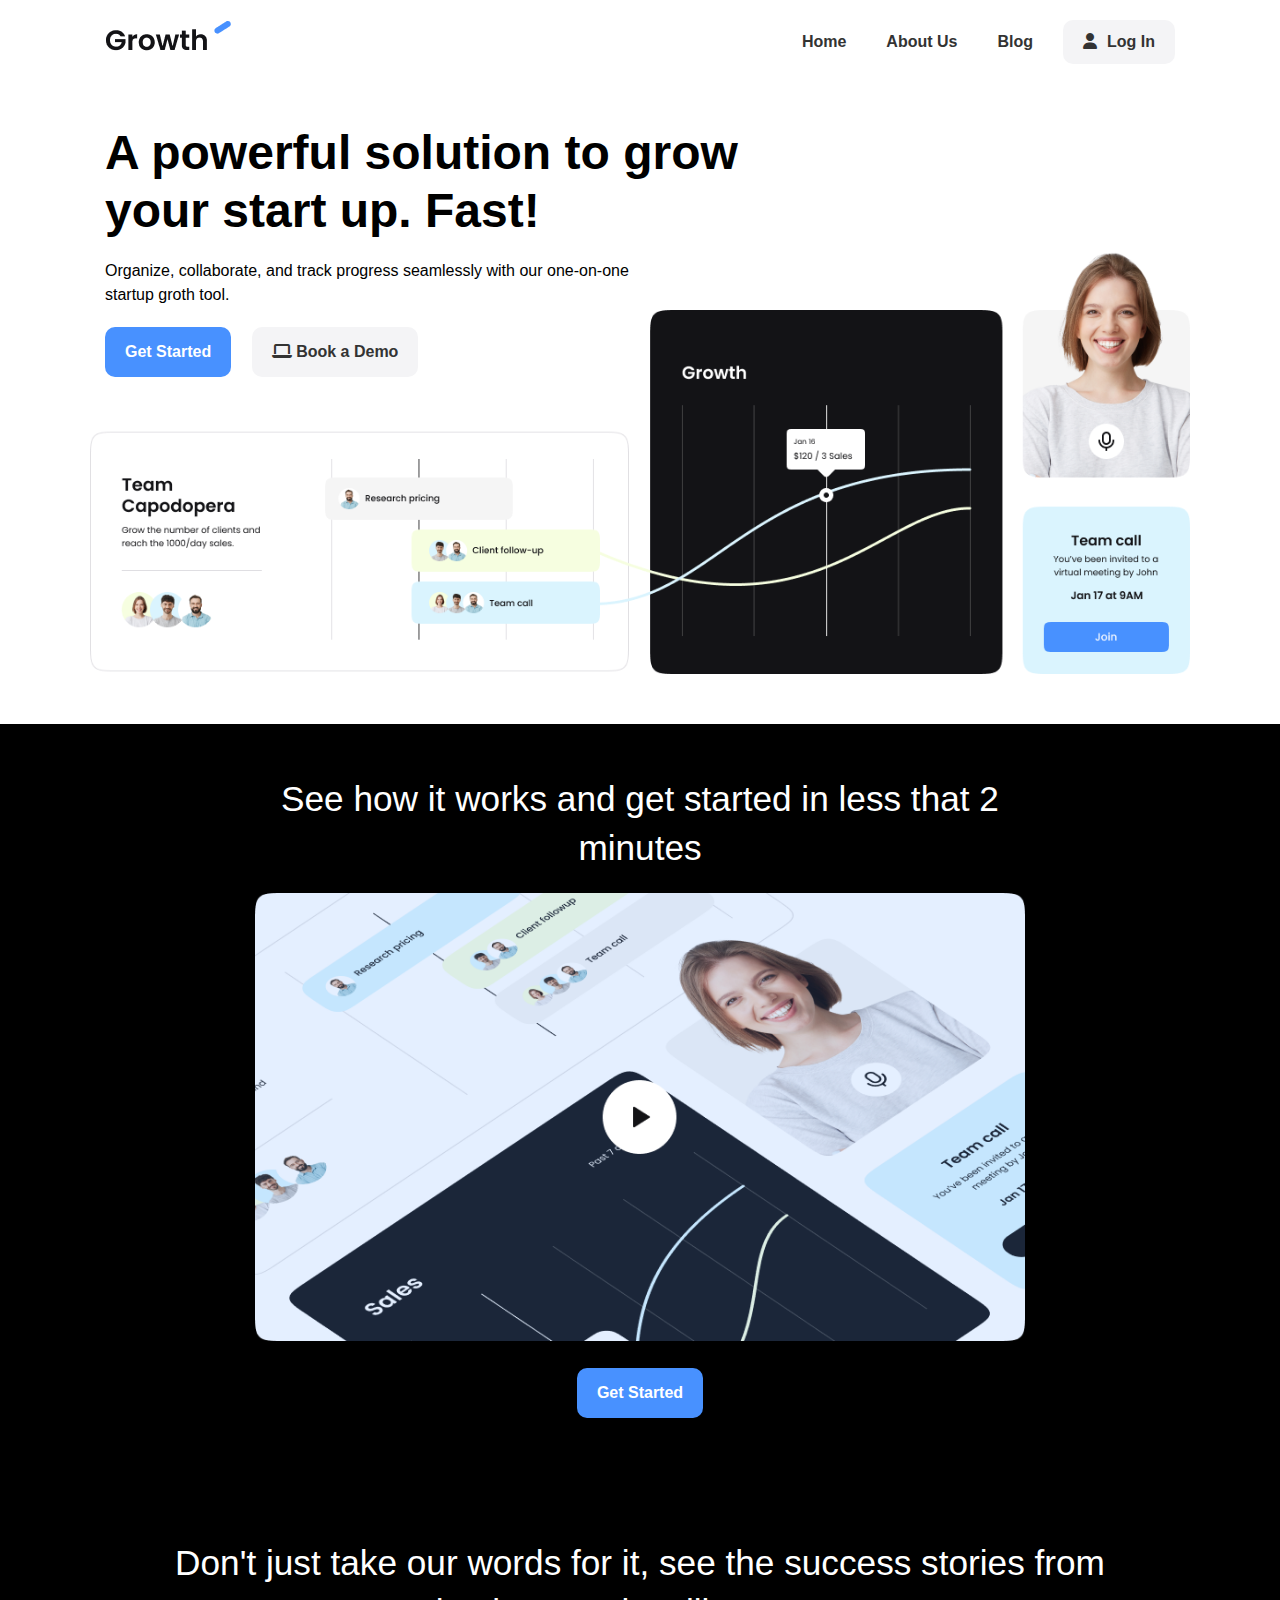
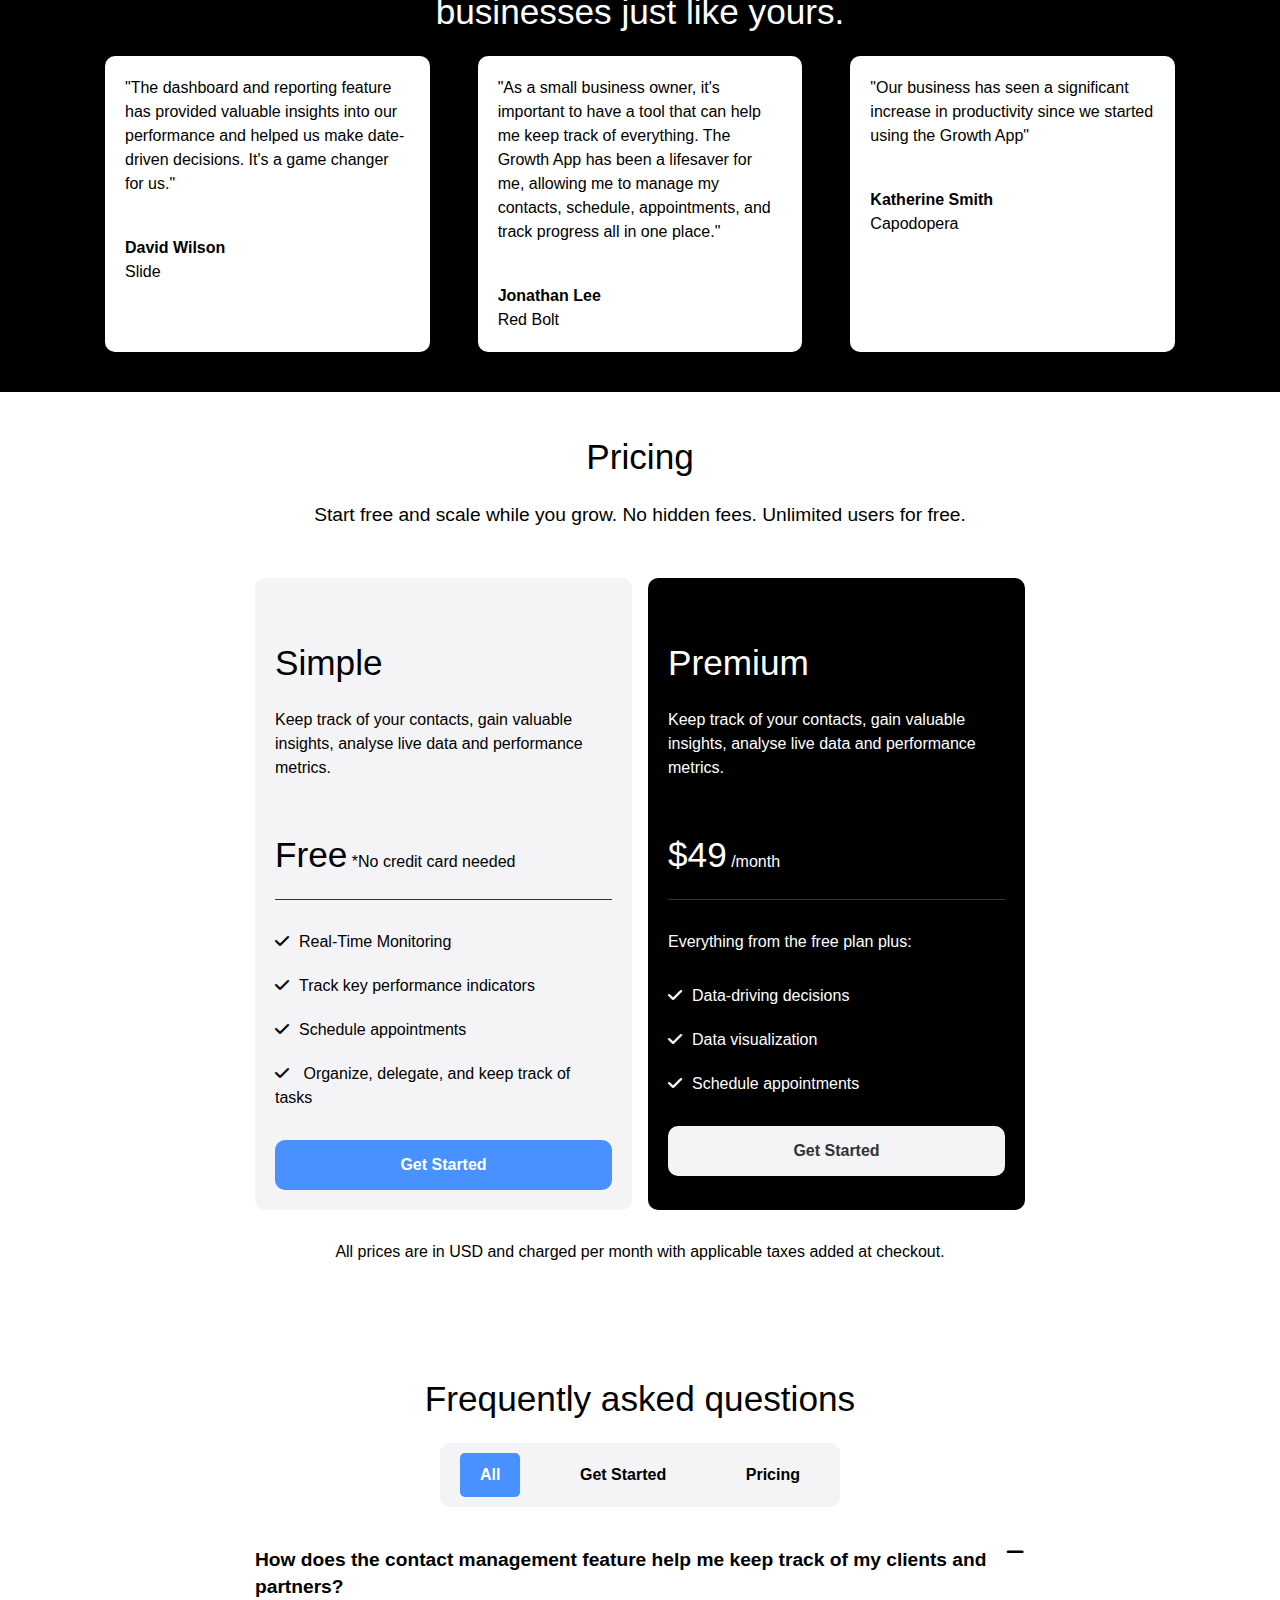
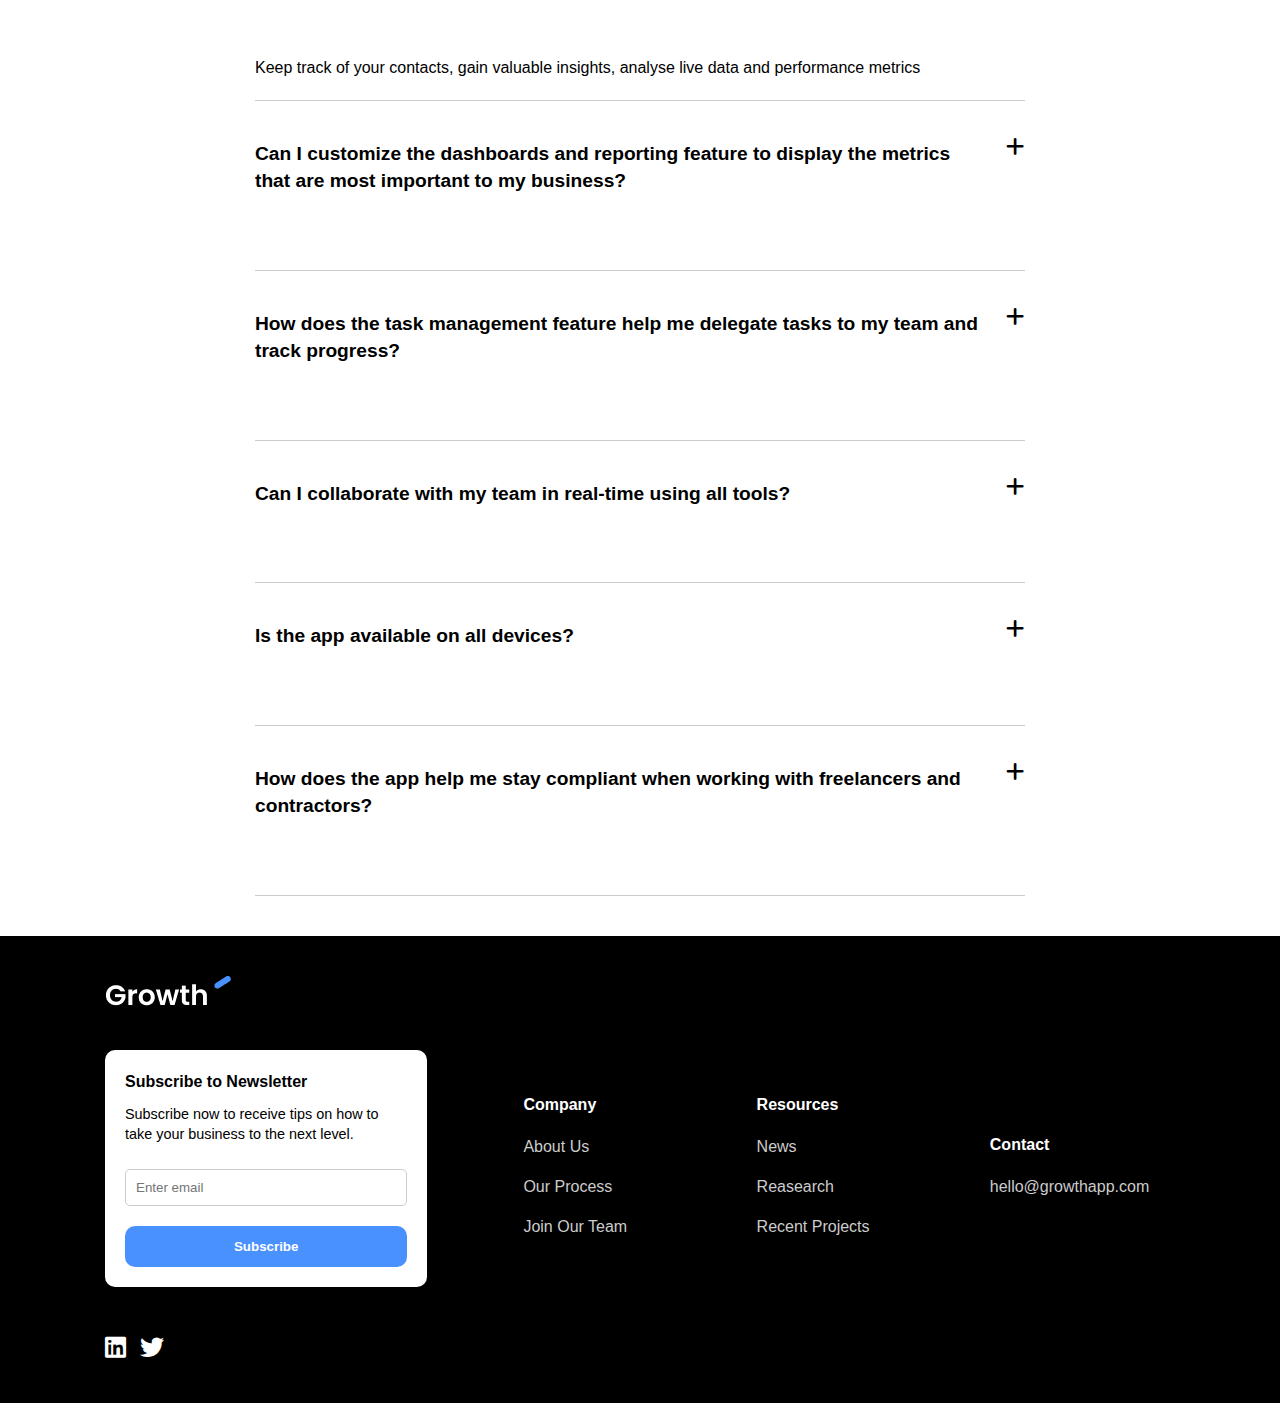
<file: index.html>
<!DOCTYPE html>
<html lang="en">
  <head>
    <meta charset="UTF-8" />
    <meta name="viewport" content="width=device-width, initial-scale=1.0" />

    <link rel="stylesheet" href="styles/css/main.css" />
    <link rel="stylesheet" href="/styles/css/all.css" />
    <link rel="shortcut icon" href="images/favicon.ico" type="image/x-icon" />

    <title>Growth App</title>
  </head>
  <body>
    <nav class="navbar">
      <div class="container">
        <div class="logo">
          <a href="index.html"><img src="images/logo.png" alt="logo" /></a>
        </div>

        <div class="main-menu">
          <ul>
            <li><a href="index.html">Home</a></li>
            <li><a href="#">About Us</a></li>
            <li><a href="#">Blog</a></li>
            <li>
              <a class="btn btn-light" href="login.html"
                ><i class="fas fa-user"></i>Log In</a
              >
            </li>
          </ul>
        </div>

        <!-- Hamburger Button -->
        <button class="hamburger-button">
          <div class="hamburger-line"></div>
          <div class="hamburger-line"></div>
          <div class="hamburger-line"></div>
        </button>
        <div class="mobile-menu">
          <ul>
            <li><a href="index.html">Home</a></li>
            <li><a href="#">About Us</a></li>
            <li><a href="#">Blog</a></li>
            <li>
              <a class="btn btn-block" href="login.html"
                ><i class="fas fa-user"></i>Log In</a
              >
            </li>
          </ul>
        </div>
      </div>
    </nav>

    <!-- Hero Section -->
    <section class="hero">
      <div class="container">
        <div class="hero-content">
          <h1 class="hero-heading text-xxl">
            A powerful solution to grow your start up. Fast!
          </h1>
          <p class="hero-text">
            Organize, collaborate, and track progress seamlessly with our
            one-on-one startup groth tool.
          </p>
          <div class="hero-buttons">
            <a href="login.html" class="btn btn-primary">Get Started</a>
            <a href="#" class="btn"
              ><i class="fas fa-laptop"></i> Book a Demo</a
            >
          </div>
        </div>
      </div>
    </section>

    <!-- Video Section -->
    <section class="video bg-black">
      <div class="container-sm">
        <h2 class="video-heading text-xl text-center">
          See how it works and get started in less that 2 minutes
        </h2>
        <div class="video-content">
          <a href="#">
            <img
              src="images/video-preview.png"
              alt="video"
              class="video-preview"
            />
          </a>
          <a href="login.html" class="btn btn-primary">Get Started</a>
        </div>
      </div>
    </section>

    <!-- Testimonials -->
    <section class="testimonials bg-black">
      <div class="container">
        <h3 class="testimonials-heading text-center text-xl">
          Don't just take our words for it, see the success stories from
          businesses just like yours.
        </h3>

        <div class="testimonials-grid">
          <div class="card">
            <p>
              "The dashboard and reporting feature has provided valuable
              insights into our performance and helped us make date-driven
              decisions. It's a game changer for us."
            </p>
            <p>David Wilson</p>
            <p>Slide</p>
          </div>

          <div class="card">
            <p>
              "As a small business owner, it's important to have a tool that can
              help me keep track of everything. The Growth App has been a
              lifesaver for me, allowing me to manage my contacts, schedule,
              appointments, and track progress all in one place."
            </p>
            <p>Jonathan Lee</p>
            <p>Red Bolt</p>
          </div>

          <div class="card">
            <p>
              "Our business has seen a significant increase in productivity
              since we started using the Growth App"
            </p>
            <p>Katherine Smith</p>
            <p>Capodopera</p>
          </div>
        </div>
      </div>
    </section>

    <!-- Pricing -->
    <section class="pricing">
      <div class="container-sm">
        <h3 class="pricing-heading text-xl text-center">Pricing</h3>
        <p class="pricing-subheading text-md text-center">
          Start free and scale while you grow. No hidden fees. Unlimited users
          for free.
        </p>
        <div class="pricing-grid">
          <!-- Pricing Card 1  -->
          <div class="card bg-light">
            <div class="pricing-card-header">
              <h4 class="pricing-heading text-xl">Simple</h4>
              <p class="pricing-card-subheading">
                Keep track of your contacts, gain valuable insights, analyse
                live data and performance metrics.
              </p>
              <p class="pricing-card-price">
                <span class="text-xl">Free</span> *No credit card needed
              </p>
            </div>

            <div class="pricing-card-body">
              <ul>
                <li><i class="fas fa-check"></i>Real-Time Monitoring</li>
                <li>
                  <i class="fas fa-check"></i>Track key performance indicators
                </li>
                <li><i class="fas fa-check"></i>Schedule appointments</li>
                <li>
                  <i class="fas fa-check"> </i> Organize, delegate, and keep
                  track of tasks
                </li>
              </ul>
              <a href="login.html" class="btn btn-primary btn-block"
                >Get Started</a
              >
            </div>
          </div>

          <!-- Pricing Card 2  -->
          <div class="card bg-black">
            <div class="pricing-card-header">
              <h4 class="pricing-heading text-xl">Premium</h4>
              <p class="pricing-card-subheading">
                Keep track of your contacts, gain valuable insights, analyse
                live data and performance metrics.
              </p>
              <p class="pricing-card-price">
                <span class="text-xl">$49</span> /month
              </p>
            </div>

            <div class="pricing-card-body">
              <p>Everything from the free plan plus:</p>
              <ul>
                <li><i class="fas fa-check"></i>Data-driving decisions</li>
                <li><i class="fas fa-check"></i>Data visualization</li>
                <li><i class="fas fa-check"></i>Schedule appointments</li>
              </ul>
              <a href="login.html" class="btn btn-light btn-block"
                >Get Started</a
              >
            </div>
          </div>
        </div>
        <p class="pricing-footer text-center">
          All prices are in USD and charged per month with applicable taxes
          added at checkout.
        </p>
      </div>
    </section>

    <!-- FAQ -->
    <section class="faq">
      <div class="container-sm">
        <h3 class="text-xl text-center">Frequently asked questions</h3>
        <ul class="faq-menu">
          <li class="lead">All</li>
          <li>Get Started</li>
          <li>Pricing</li>
        </ul>
        <div class="faq-content">
          <div class="faq-group">
            <div class="faq-group-header">
              <h4 class="text-md">
                How does the contact management feature help me keep track of my
                clients and partners?
              </h4>
              <i class="fas fa-minus"></i>
            </div>
            <div class="faq-group-body open">
              <p>
                Keep track of your contacts, gain valuable insights, analyse
                live data and performance metrics
              </p>
            </div>
          </div>

          <div class="faq-group">
            <div class="faq-group-header">
              <h4 class="text-md">
                Can I customize the dashboards and reporting feature to display
                the metrics that are most important to my business?
              </h4>
              <i class="fas fa-plus"></i>
            </div>
            <div class="faq-group-body">
              <p>
                Lorem, ipsum dolor sit amet consectetur adipisicing elit. Ad
                culpa enim blanditiis rem ipsum aliquam, unde iste fugit
                praesentium eos?
              </p>
            </div>
          </div>

          <div class="faq-group">
            <div class="faq-group-header">
              <h4 class="text-md">
                How does the task management feature help me delegate tasks to
                my team and track progress?
              </h4>
              <i class="fas fa-plus"></i>
            </div>
            <div class="faq-group-body">
              <p>
                Lorem ipsum dolor sit amet, consectetur adipisicing elit.
                Incidunt, a! Quaerat, voluptatum. Animi molestias ex quasi
                explicabo minima perferendis commodi.
              </p>
            </div>
          </div>

          <div class="faq-group">
            <div class="faq-group-header">
              <h4 class="text-md">
                Can I collaborate with my team in real-time using all tools?
              </h4>
              <i class="fas fa-plus"></i>
            </div>
            <div class="faq-group-body">
              <p>
                Lorem, ipsum dolor sit amet consectetur adipisicing elit.
                Obcaecati doloremque assumenda aut dolorem recusandae quibusdam
                aliquid. Repellat animi quam vitae.
              </p>
            </div>
          </div>

          <div class="faq-group">
            <div class="faq-group-header">
              <h4 class="text-md">Is the app available on all devices?</h4>
              <i class="fas fa-plus"></i>
            </div>
            <div class="faq-group-body">
              <p>
                Lorem, ipsum dolor sit amet consectetur adipisicing elit.
                Obcaecati doloremque assumenda aut dolorem recusandae quibusdam
                aliquid. Repellat animi quam vitae.
              </p>
            </div>
          </div>

          <div class="faq-group">
            <div class="faq-group-header">
              <h4 class="text-md">
                How does the app help me stay compliant when working with
                freelancers and contractors?
              </h4>
              <i class="fas fa-plus"></i>
            </div>
            <div class="faq-group-body">
              <p>
                Lorem, ipsum dolor sit amet consectetur adipisicing elit.
                Obcaecati doloremque assumenda aut dolorem recusandae quibusdam
                aliquid. Repellat animi quam vitae.
              </p>
            </div>
          </div>
        </div>
      </div>
    </section>

    <!-- Footer -->
    <footer class="footer bg-black">
      <div class="container">
        <div class="footer-grid">
          <div class="footer-newsletter">
            <a href="index.html">
              <img src="/images/logo-white.png" alt="logo" />
            </a>
            <div class="card">
              <h4>Subscribe to Newsletter</h4>
              <p class="text-sm">
                Subscribe now to receive tips on how to take your business to
                the next level.
              </p>
              <form action="POST">
                <input type="email" id="email" placeholder="Enter email" />
                <button type="submit" class="btn btn-primary btn-block">
                  Subscribe
                </button>
              </form>
            </div>
            <i class="fab fa-linkedin"></i>
            <i class="fab fa-twitter"></i>
          </div>
          <div>
            <h4>Company</h4>
            <ul>
              <li><a href="#">About Us</a></li>
              <li><a href="#">Our Process</a></li>
              <li><a href="#">Join Our Team</a></li>
            </ul>
          </div>
          <div>
            <h4>Resources</h4>
            <ul>
              <li><a href="#">News</a></li>
              <li><a href="#">Reasearch</a></li>
              <li><a href="#">Recent Projects</a></li>
            </ul>
          </div>
          <div>
            <h4>Contact</h4>
            <ul>
              <li><a href="#">hello@growthapp.com</a></li>
            </ul>
          </div>
        </div>
      </div>
    </footer>
    <script src="js/main.js"></script>
  </body>
</html>
</file>
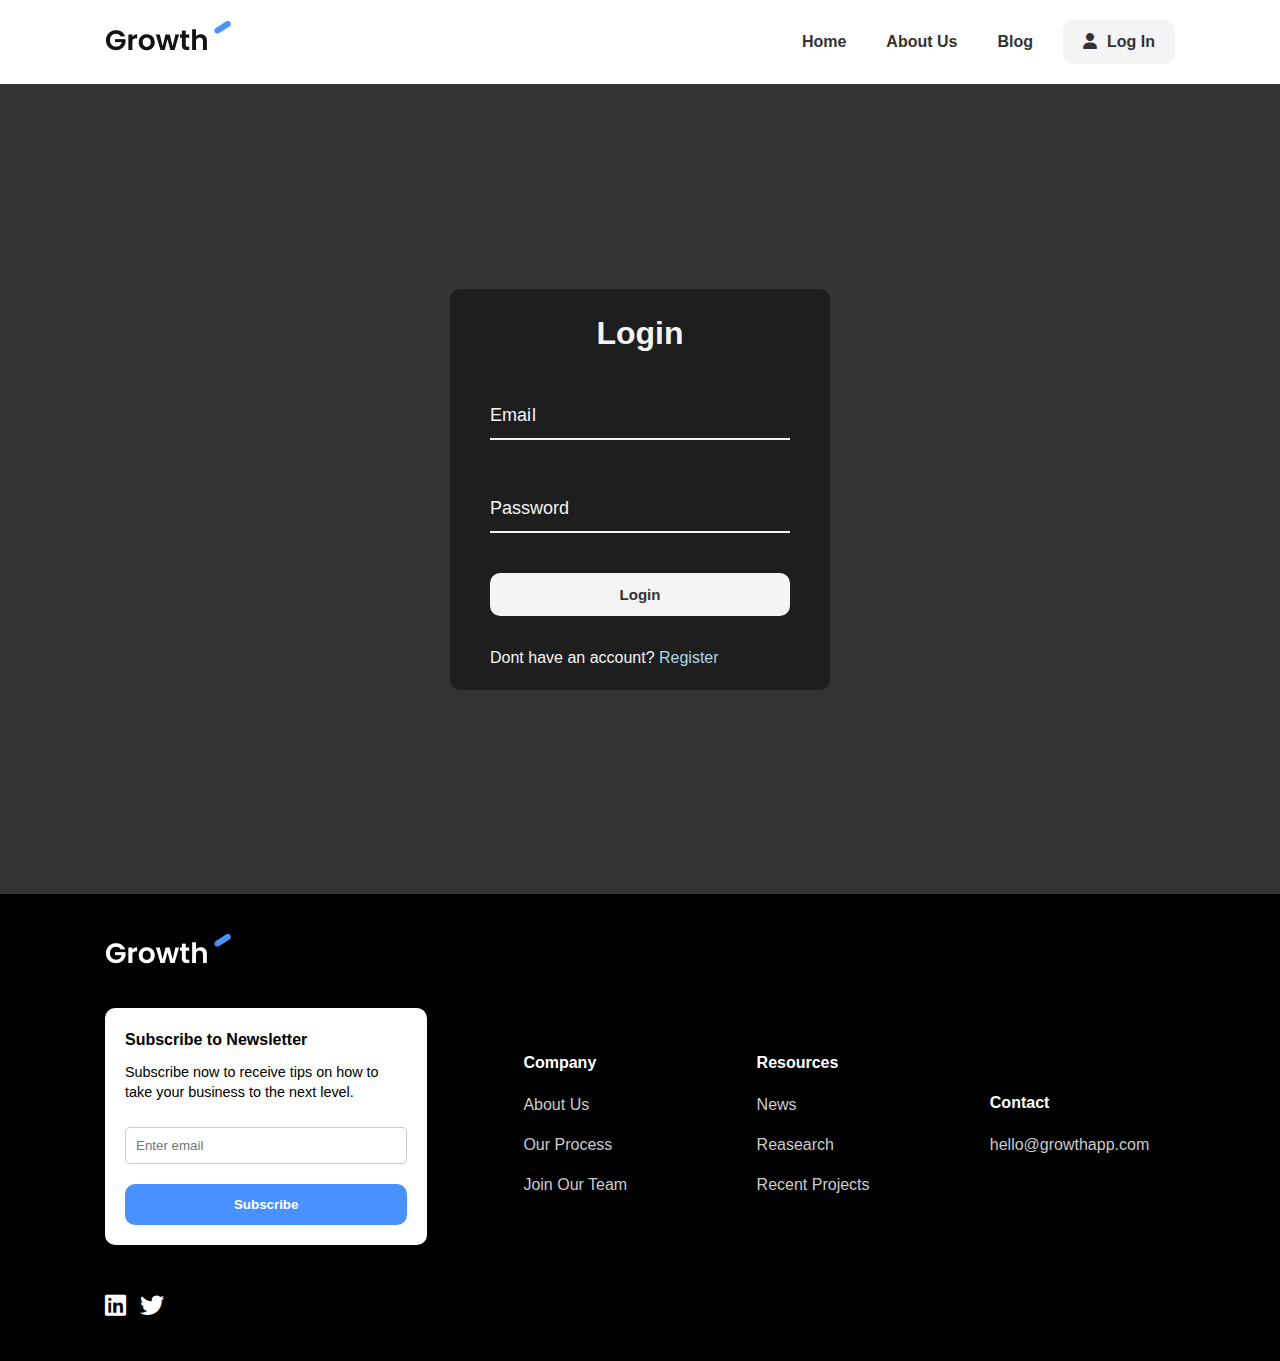
<file: login.html>
<!DOCTYPE html>
<html lang="en">
  <head>
    <meta charset="UTF-8" />
    <meta name="viewport" content="width=device-width, initial-scale=1.0" />

    <link rel="stylesheet" href="styles/css/main.css" />
    <link rel="stylesheet" href="/styles/css/all.css" />
    <link rel="shortcut icon" href="images/favicon.ico" type="image/x-icon" />

    <title>Growth App | Login</title>
  </head>
  <body>
    <nav class="navbar">
      <div class="container">
        <div class="logo">
          <a href="index.html"><img src="images/logo.png" alt="logo" /></a>
        </div>

        <div class="main-menu">
          <ul>
            <li><a href="index.html">Home</a></li>
            <li><a href="#">About Us</a></li>
            <li><a href="#">Blog</a></li>
            <li>
              <a class="btn btn-light" href="login.html"
                ><i class="fas fa-user"></i>Log In</a
              >
            </li>
          </ul>
        </div>

        <!-- Hamburger Button -->
        <button class="hamburger-button">
          <div class="hamburger-line"></div>
          <div class="hamburger-line"></div>
          <div class="hamburger-line"></div>
        </button>
        <div class="mobile-menu">
          <ul>
            <li><a href="index.html">Home</a></li>
            <li><a href="#">About Us</a></li>
            <li><a href="#">Blog</a></li>
            <li>
              <a class="btn btn-block" href="login.html"
                ><i class="fas fa-user"></i>Log In</a
              >
            </li>
          </ul>
        </div>
      </div>
    </nav>

    <!-- login section -->
    <section id="login">
      <div class="wrapper">
        <h1>Login</h1>
        <form action="">
          <div class="form-control">
            <input type="email" required />
            <label for="">Email</label>
            <!-- <label for="">
              <span style="transition-delay: 0ms">E</span>
              <span style="transition-delay: 50ms">m</span>
              <span style="transition-delay: 100ms">a</span>
              <span style="transition-delay: 150ms">i</span>
              <span style="transition-delay: 200ms">l</span>
            </label> -->
          </div>

          <div class="form-control">
            <input type="password" required />
            <label for="">Password</label>
          </div>

          <button class="btn">Login</button>

          <p class="text">Dont have an account? <a href="#">Register</a></p>
        </form>
      </div>
    </section>

    <!-- Footer -->
    <footer class="footer bg-black">
      <div class="container">
        <div class="footer-grid">
          <div class="footer-newsletter">
            <a href="index.html">
              <img src="/images/logo-white.png" alt="logo" />
            </a>
            <div class="card">
              <h4>Subscribe to Newsletter</h4>
              <p class="text-sm">
                Subscribe now to receive tips on how to take your business to
                the next level.
              </p>
              <form action="POST">
                <input type="email" id="email" placeholder="Enter email" />
                <button type="submit" class="btn btn-primary btn-block">
                  Subscribe
                </button>
              </form>
            </div>
            <i class="fab fa-linkedin"></i>
            <i class="fab fa-twitter"></i>
          </div>
          <div>
            <h4>Company</h4>
            <ul>
              <li><a href="#">About Us</a></li>
              <li><a href="#">Our Process</a></li>
              <li><a href="#">Join Our Team</a></li>
            </ul>
          </div>
          <div>
            <h4>Resources</h4>
            <ul>
              <li><a href="#">News</a></li>
              <li><a href="#">Reasearch</a></li>
              <li><a href="#">Recent Projects</a></li>
            </ul>
          </div>
          <div>
            <h4>Contact</h4>
            <ul>
              <li><a href="#">hello@growthapp.com</a></li>
            </ul>
          </div>
        </div>
      </div>
    </footer>
    <script src="js/main.js"></script>
    <script src="js/main2.js"></script>
  </body>
</html>
</file>
<file: styles/css/main.css>
/* Document Reset */
* {
  padding: 0;
  margin: 0;
  box-sizing: border-box;
}

::-webkit-scrollbar {
  width: 8px;
}

/* Handle */
::-webkit-scrollbar-thumb {
  background-color: #888;
  border-radius: 6px;
}

/* Handle on hover */
::-webkit-scrollbar-thumb:hover {
  background-color: #555;
}

:root {
  --primary-color: #4891ff;
  --dark-color: #111;
  --light-color: #f4f4f6;
}

/* Global Style */
body {
  font-family: 'Poppins', sans-serif;
  font-size: 16px;
  line-height: 1.5;
  background: #fff;
  overflow-x: hidden;
}

ul {
  list-style: none;
}

a {
  text-decoration: none;
  color: #333;
}

img {
  max-width: 100%;
}

/* Navbar */
.navbar {
  background: #fff;
  padding: 20px;
}

.navbar .container {
  display: flex;
  justify-content: space-between;
  align-items: center;
}

.navbar .main-menu ul {
  display: flex;
}

.navbar ul li a {
  padding: 10px 20px;
  display: block;
  font-weight: 600;
  transition: 0.5s;
}

.navbar .main-menu ul li a:hover {
  color: var(--primary-color);
}

.navbar ul li a i {
  margin-right: 10px;
}

.navbar ul li:last-child a {
  margin-left: 10px;
}

/* Hero Style */
.hero {
  margin-bottom: 50px;
}

.hero .container {
  background: url('../../images/hero-bg.png') no-repeat center bottom/contain;
  height: 550px;
}

.hero .hero-content {
  width: 70%;
}

.hero-text {
  width: 70%;
  margin-bottom: 20px;
}

.hero-buttons .btn {
  margin-right: 1rem;
}

/* Video */
.video {
  padding: 10px 0 40px;
}

.video-content {
  display: flex;
  flex-direction: column;
  align-items: center;
}

.video-preview {
  margin-bottom: 20px;
}

/* Testimonials */
.testimonials {
  padding: 40px 0;
}

.testimonials .card p:nth-child(2) {
  margin-top: 2.5rem;
  font-weight: 700;
}

.testimonials-heading {
  width: 100%;
  margin-bottom: 40px;
}

.testimonials-grid {
  display: grid;
  grid-template-columns: repeat(3, 1fr);
  gap: 3rem;
}

/* Pricing */
.pricing-grid {
  display: grid;
  grid-template-columns: repeat(2, 1fr);
  gap: 1rem;
  margin-top: 50px;
}

.pricing-card-subheading {
  margin-bottom: 30px;
}

.pricing-card-price {
  margin-bottom: 30px;
  padding: 20px 0;
  border-bottom: 1px solid #333;
}

.pricing ul {
  margin: 30px 0;
}

.pricing ul li {
  margin-bottom: 20px;
}

.pricing ul li i {
  margin-right: 10px;
}

.pricing-footer {
  margin: 30px 0;
}

/* FAQ */
.faq {
  padding: 40px 0;
}

.faq-group {
  border-bottom: 1px solid #ccc;
  padding-bottom: 20px;
}

.faq-group-header {
  padding: 20px 0;
  margin-bottom: 15px;
  position: relative;
}

.faq-group-header h4 {
  font-weight: 600;
  width: 95%;
}

.faq-group-header i {
  position: absolute;
  top: 35px;
  right: 0;
  font-size: 1.3rem;
  cursor: pointer;
}

.faq-group-body {
  display: none;
}

.open {
  display: block;
}

.faq ul.faq-menu {
  display: flex;
  max-width: 400px;
  margin: auto;
  justify-content: space-between;
  align-items: center;
  background: var(--light-color);
  padding: 10px 20px;
  border-radius: 10px;
  font-weight: 600;
  cursor: pointer;
}

.faq ul.faq-menu li {
  padding: 10px 20px;
  border-radius: 5px;
  text-align: center;
}

/* Footer */
.footer {
  padding: 40px 0;
}

.footer h4 {
  margin-bottom: 10px;
}

.footer ul li {
  line-height: 2.5;
}

.footer a {
  color: #ccc;
}

.footer i {
  font-size: 1.5rem;
  margin-right: 10px;
}

.footer-grid {
  display: grid;
  grid-template-columns: 2fr 1fr 1fr 1fr;
  justify-content: center;
  align-items: center;
  gap: 3rem;
}

.footer .card {
  margin: 2rem 3rem 3rem 0;
}

.footer input[type='email'] {
  padding: 10px;
  width: 100%;
  margin: 20px 0;
  border: solid 1px #ccc;
  border-radius: 5px;
}

/* Utility Classes */
.container {
  max-width: 1100px;
  padding: 0 15px;
  margin: 0 auto;
}

.container-sm {
  max-width: 800px;
  padding: 0 15px;
  margin: 0 auto;
}

/* Card */
.card {
  background: #fff;
  color: #000;
  border-radius: 10px;
  padding: 20px;
}

/* Buttons */
.btn {
  display: inline-block;
  padding: 13px 20px;
  text-align: center;
  background: var(--light-color);
  color: #333;
  font-weight: 600;
  text-decoration: none;
  border: none;
  border-radius: 10px;
  cursor: pointer;
  transition: 0.5s;
}

.btn-dark {
  background: var(--dark-color);
  color: #fff;
}

.btn-primary {
  background: var(--primary-color);
  color: #fff;
}

.btn:hover {
  opacity: 0.8;
}

.btn-block {
  display: block;
  width: 100%;
}

/* Text */
.text-xxl {
  font-size: 3rem;
  line-height: 1.2;
  font-weight: 600;
  margin: 40px 0 20px;
}

.text-xl {
  font-size: 2.2rem;
  line-height: 1.4;
  font-weight: normal;
  margin: 40px 0 20px;
}

.text-lg {
  font-size: 1.8rem;
  line-height: 1.4;
  font-weight: normal;
  margin: 30px 0 20px;
}

.text-md {
  font-size: 1.2rem;
  line-height: 1.4;
  font-weight: normal;
  margin: 20px 0 20px;
}

.text-sm {
  font-size: 0.9rem;
  line-height: 1.4;
  font-weight: normal;
  margin: 10px 0 5px;
}

.text-center {
  text-align: center;
}

/* Background */
.bg-primary {
  background: var(--primary-color);
  color: #fff;
}

.bg-light {
  background: var(--light-color);
  color: #000;
}

.bg-dark {
  background: var(--dark-color);
  color: #fff;
}

.bg-black {
  background: #000;
  color: #fff;
}

/* Active */
.lead {
  background: var(--primary-color);
  color: #fff;
}

/* Hamburger Button */
.hamburger-button {
  display: none;
  background: none;
  border: none;
  cursor: pointer;
  padding: 10px;
  z-index: 1000;
}

.hamburger-button .hamburger-line {
  width: 30px;
  height: 3px;
  background: #000;
  margin: 4.5px 0;
}

/* Mobile Menu */
.mobile-menu {
  display: none;
  position: absolute;
  right: 0;
  top: 5rem;
  width: 250px;
  height: 100%;
  z-index: 100;
  background: #fff;
  transition: right 0.3s ease-in-out;
}

.active {
  display: block;
}

.mobile-menu ul {
  margin-top: 1rem;
  padding-right: 10px;
}

.mobile-menu ul li {
  margin: 10px 0;
}

.mobile-menu ul li a {
  font-size: 20px;
  transition: 0.3s;
}

/* Login Page */
#login {
  display: flex;
  height: 90vh;
  align-items: center;
  justify-content: center;
  overflow: hidden;
  margin: 0;
  background: #333;
  color: var(--light-color);
}

#login .wrapper {
  background: rgba(0, 0, 0, 0.4);
  padding: 20px 40px;
  border-radius: 10px;
}

#login .wrapper h1 {
  text-align: center;
  margin-bottom: 30px;
}

#login .wrapper a {
  color: lightblue;
}

#login .btn {
  width: 100%;
  font-size: 15px;
}

#login .btn:active {
  transform: scale(0.98);
}

#login .form-control {
  position: relative;
  margin: 20px 0 40px;
  width: 300px;
}

#login .form-control input {
  background: transparent;
  border: none;
  border-bottom: 2px solid var(--light-color);
  display: block;
  width: 100%;
  padding: 15px 0;
  font-size: 18px;
  color: var(--light-color);
  z-index: 20;
  position: relative;
}

#login .form-control input:focus,
#login .form-control input:valid {
  outline: 0;
  border-bottom-color: lightblue;
}

#login .text {
  margin-top: 30px;
}

#login .form-control label {
  position: absolute;
  top: 15px;
  left: 0;
  z-index: 19;
}

#login .form-control label span {
  display: inline-block;
  font-size: 18px;
  min-width: 5px;
  transition: 0.3s cubic-bezier(0.68, -0.55, 0.265, 1.55);
}

#login .form-control input:focus + label span,
#login .form-control input:valid + label span {
  color: lightblue;
  transform: translateY(-30px);
}

/* Media Queries */
@media (max-width: 960px) {
  .text-xxl {
    font-size: 2rem;
  }
}

@media (max-width: 670px) {
  .navbar .main-menu {
    display: none;
  }

  .navbar .hamburger-button {
    display: block;
  }

  .hero .container {
    background: url(../../images/hero-bg-mobile.png) no-repeat center
      bottom/350px 400px;
    height: 770px;
  }

  .hero .hero-content,
  .hero-text {
    width: 100%;
    text-align: center;
  }

  .hero .hero-buttons .btn {
    margin-bottom: 1rem;
    display: block;
    width: 100%;
  }

  .testimonials .testimonials-grid,
  .pricing .pricing-grid,
  .footer .footer-grid {
    grid-template-columns: 1fr;
  }

  .footer .card {
    margin-right: 0;
  }

  .footer .footer-grid > div {
    text-align: center;
  }

  .text-xl {
    font-size: 1.5rem;
  }
}

@media (max-width: 500px) {
  #login {
    height: 70vh;
  }
}
</file>
